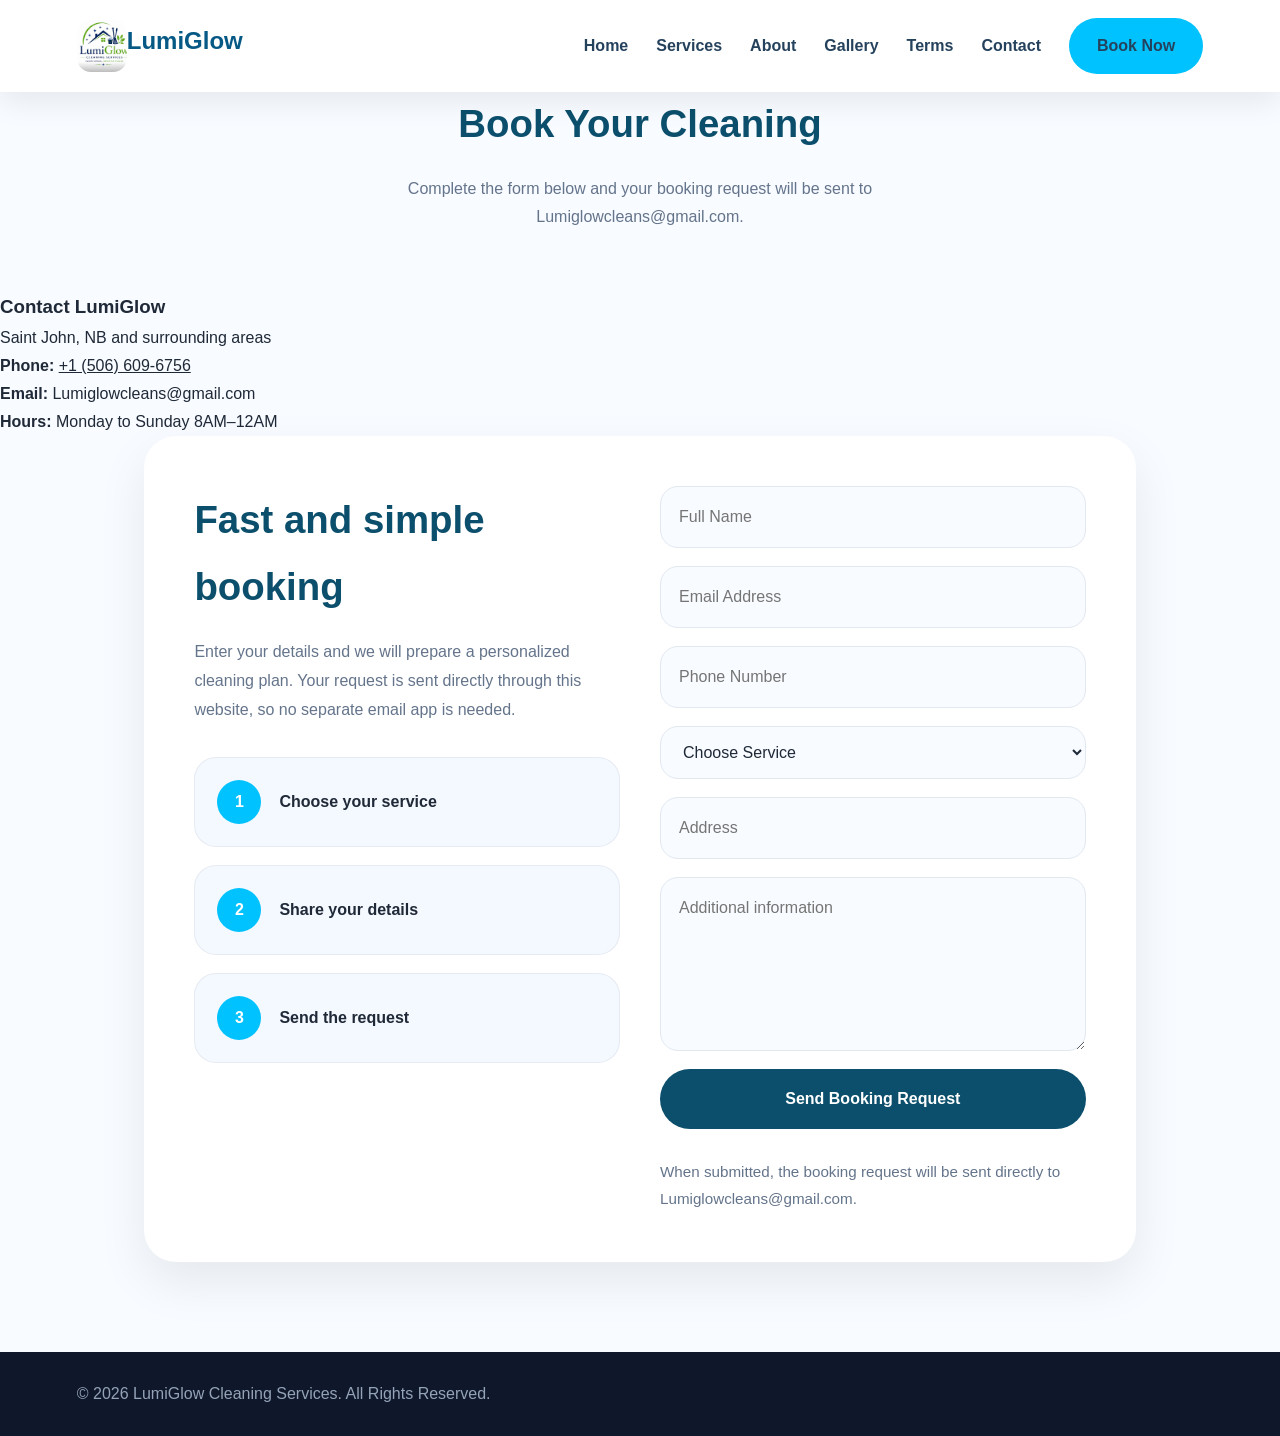
<file: booking.html>
<!DOCTYPE html>
<html lang="en">
<head>
    <meta charset="UTF-8">
    <meta name="viewport" content="width=device-width, initial-scale=1.0">
    <title>Book Cleaning | LumiGlow</title>
    <meta name="description" content="Book your LumiGlow cleaning service online in Saint John, NB and surroundings. Fast, professional residential and commercial cleaning with eco-friendly products.">
    <meta name="keywords" content="Saint John cleaning booking, book cleaning service Saint John, eco-friendly cleaning booking, residential cleaning booking, commercial cleaning booking">
    <meta name="robots" content="index, follow">
    <link rel="canonical" href="https://www.lumiglowservices.ca/booking.html">
    <meta property="og:title" content="Book Cleaning | LumiGlow">
    <meta property="og:description" content="Schedule residential or commercial cleaning in Saint John with LumiGlow. Simple online booking and eco-friendly service.">
    <meta property="og:type" content="website">
    <meta property="og:url" content="https://www.lumiglowservices.ca/booking.html">
    <meta property="og:image" content="https://www.lumiglowservices.ca/Images/heroback.webp">
    <meta name="twitter:card" content="summary_large_image">
    <meta name="twitter:title" content="Book Cleaning | LumiGlow">
    <meta name="twitter:description" content="Schedule residential or commercial cleaning in Saint John with LumiGlow. Simple online booking and eco-friendly service.">
    <meta name="twitter:image" content="https://www.lumiglowservices.ca/Images/heroback.webp">
    <link rel="stylesheet" href="style.css">
    <link rel="stylesheet" href="https://cdnjs.cloudflare.com/ajax/libs/font-awesome/6.5.2/css/all.min.css">
    <script type="application/ld+json">
    {
      "@context": "https://schema.org",
      "@type": "LocalBusiness",
      "name": "LumiGlow Cleaning Services",
      "description": "Saint John residential and commercial cleaning booking with eco-friendly products.",
      "url": "https://www.lumiglowservices.ca/booking.html",
      "telephone": "+1 (506) 609-6756",
      "email": "mailto:lumiglowcleans@gmail.com",
      "address": {
        "@type": "PostalAddress",
        "streetAddress": "Saint John area",
        "addressLocality": "Saint John",
        "addressRegion": "NB",
        "postalCode": "E2L",
        "addressCountry": "CA"
      },
      "openingHours": [
        "Mo-Su 08:00-00:00"
      ]
    }
    </script>
</head>
<body>
    <header>
        <nav class="navbar">
             <div class="Lumi">
            <a class="logo" href="#home"><img src="photo_2026-05-29_12-46-22.jpg" alt="LumiGlow Logo"></a>
            <p >LumiGlow</p></div>
            <ul class="nav-links" id="navLinks">
                <li><a href="index.html#home">Home</a></li>
                <li><a href="index.html#services">Services</a></li>
                <li><a href="index.html#about">About</a></li>
                <li><a href="index.html#gallery">Gallery</a></li>
                <li><a href="terms.html">Terms</a></li>
                <li><a href="index.html#contact">Contact</a></li>
                <li><a class="btn btn-nav" href="booking.html">Book Now</a></li>
            </ul>
            <button class="menu-btn" id="menuBtn"><i class="fa-solid fa-bars"></i></button>
        </nav>
    </header>

    <main>
        <section class="section-header">
            <h2>Book Your Cleaning</h2>
            <p class="section-subtitle">Complete the form below and your booking request will be sent to Lumiglowcleans@gmail.com.</p>
            <div id="formMessage" class="form-message" role="status" aria-live="polite"></div>
        </section>

        <section class="booking-contact">
            <div class="booking-contact-card">
                 <h3>Contact LumiGlow</h3>
                <p>Saint John, NB and surrounding areas</p>
                <p><strong>Phone:</strong> <a href="tel:+1 (506) 609-6756">+1 (506) 609-6756</a></p>
                <p><strong>Email:</strong> Lumiglowcleans@gmail.com</p>
                <p><strong>Hours:</strong> Monday to Sunday 8AM–12AM</p>
            </div>
        </section>

        <section class="booking-page">
            <div class="booking-layout">
                <div class="booking-info">
                    <h3>Fast and simple booking</h3>
                    <p>Enter your details and we will prepare a personalized cleaning plan. Your request is sent directly through this website, so no separate email app is needed.</p>
                    <div class="booking-steps">
                        <div class="step-card">
                            <span>1</span>
                            <h4>Choose your service</h4>
                        </div>
                        <div class="step-card">
                            <span>2</span>
                            <h4>Share your details</h4>
                        </div>
                        <div class="step-card">
                            <span>3</span>
                            <h4>Send the request</h4>
                        </div>
                    </div>
                </div>

                <form class="booking-form" action="https://formsubmit.co/lumiglowcleans@gmail.com" method="POST">
                    <input type="hidden" name="_subject" value="New Cleaning Booking Request">
                    <input type="hidden" name="_next" value="https://www.lumiglowservices.ca/booking.html?success=1">
                    <input type="hidden" name="_captcha" value="false">
                    <input type="text" name="name" placeholder="Full Name" required>
                    <input type="email" name="email" placeholder="Email Address" required>
                    <input type="tel" name="phone" placeholder="Phone Number" required>
                    <select name="service" required>
                        <option value="">Choose Service</option>
                        <option>Residential Cleaning</option>
                        <option>Commercial Cleaning</option>
                        <option>Move In / Move Out Cleaning</option>
                        <option>Deep Cleaning</option>
                    </select>
                    <input type="text" name="address" placeholder="Address" required>
                    <textarea name="message" rows="5" placeholder="Additional information"></textarea>
                    <button type="submit" class="btn btn-primary btn-large">Send Booking Request</button>
                    <p class="booking-note">When submitted, the booking request will be sent directly to Lumiglowcleans@gmail.com.</p>
                </form>
            </div>
        </section>
    </main>

    <footer class="footer">
        <div class="footer-content">
            <p>© 2026 LumiGlow Cleaning Services. All Rights Reserved.</p>
        </div>
    </footer>

    <script src="script.js"></script>
</body>
</html>
</file>
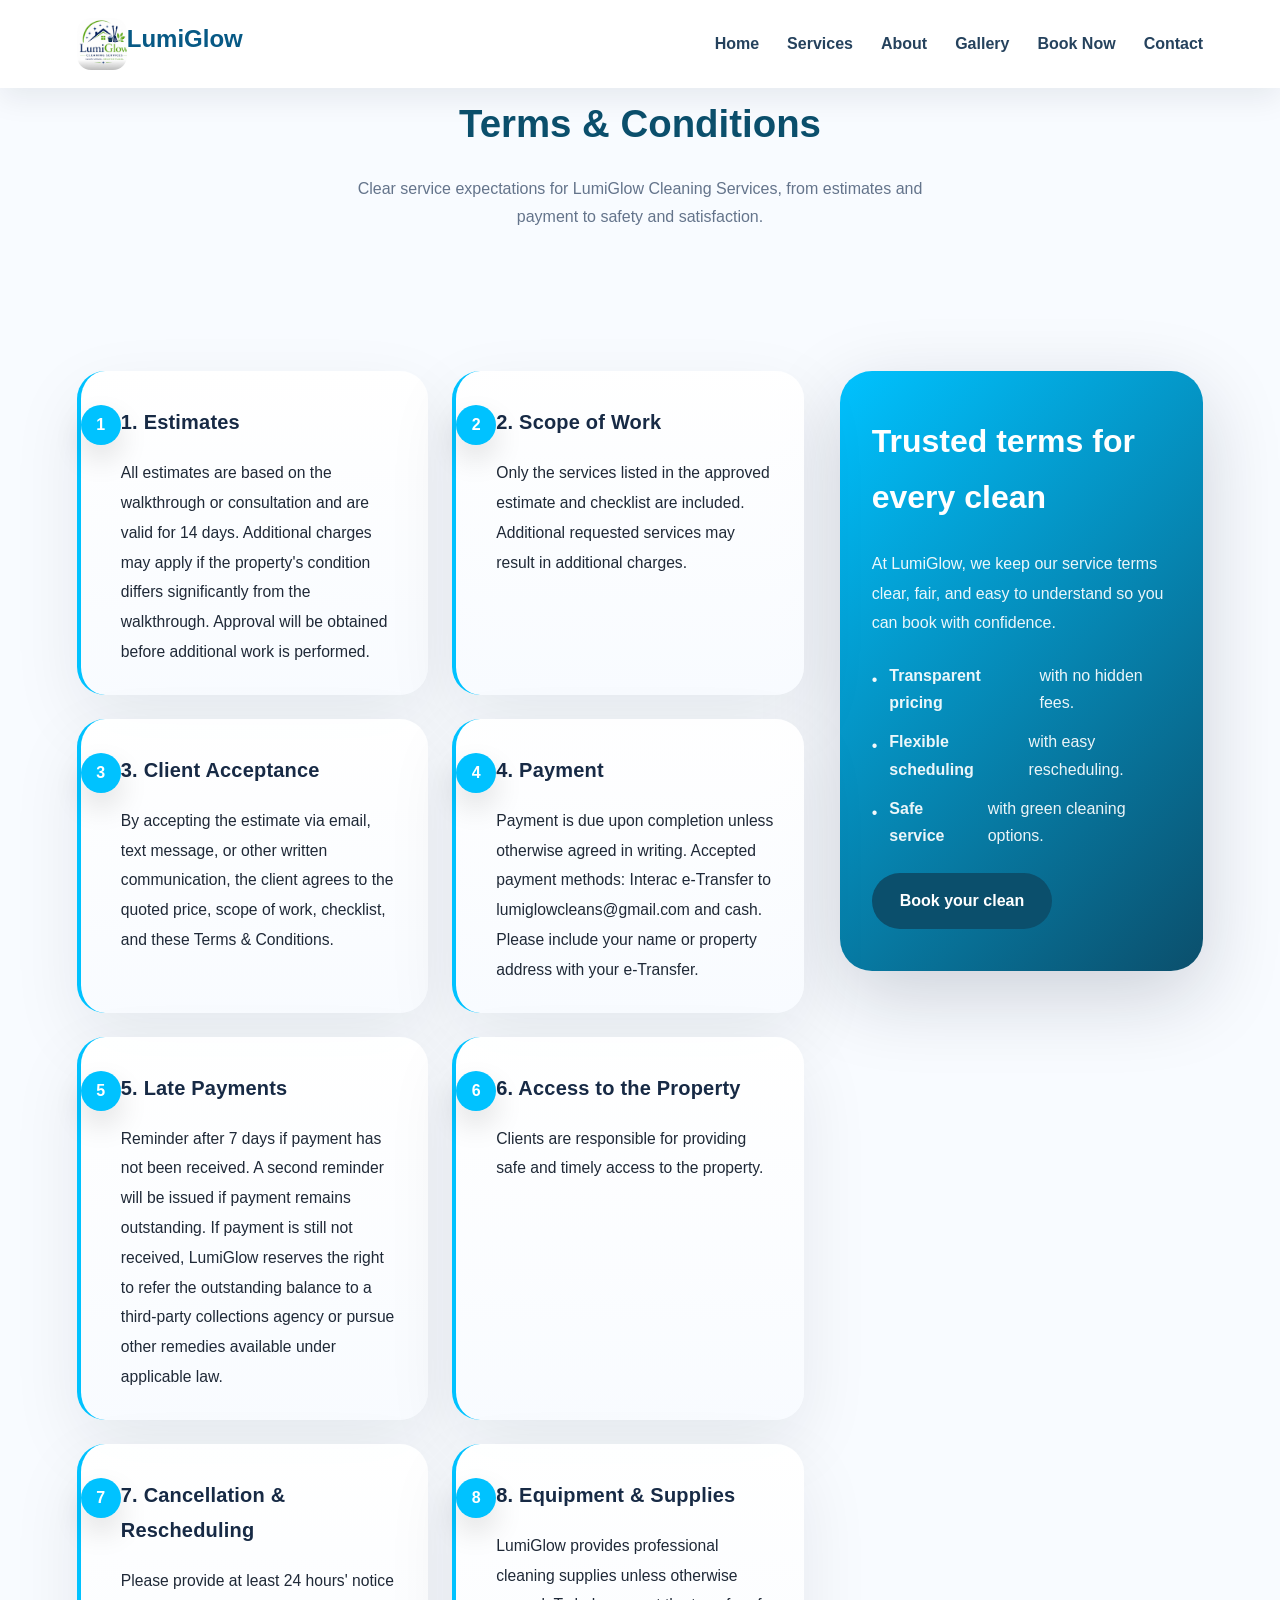
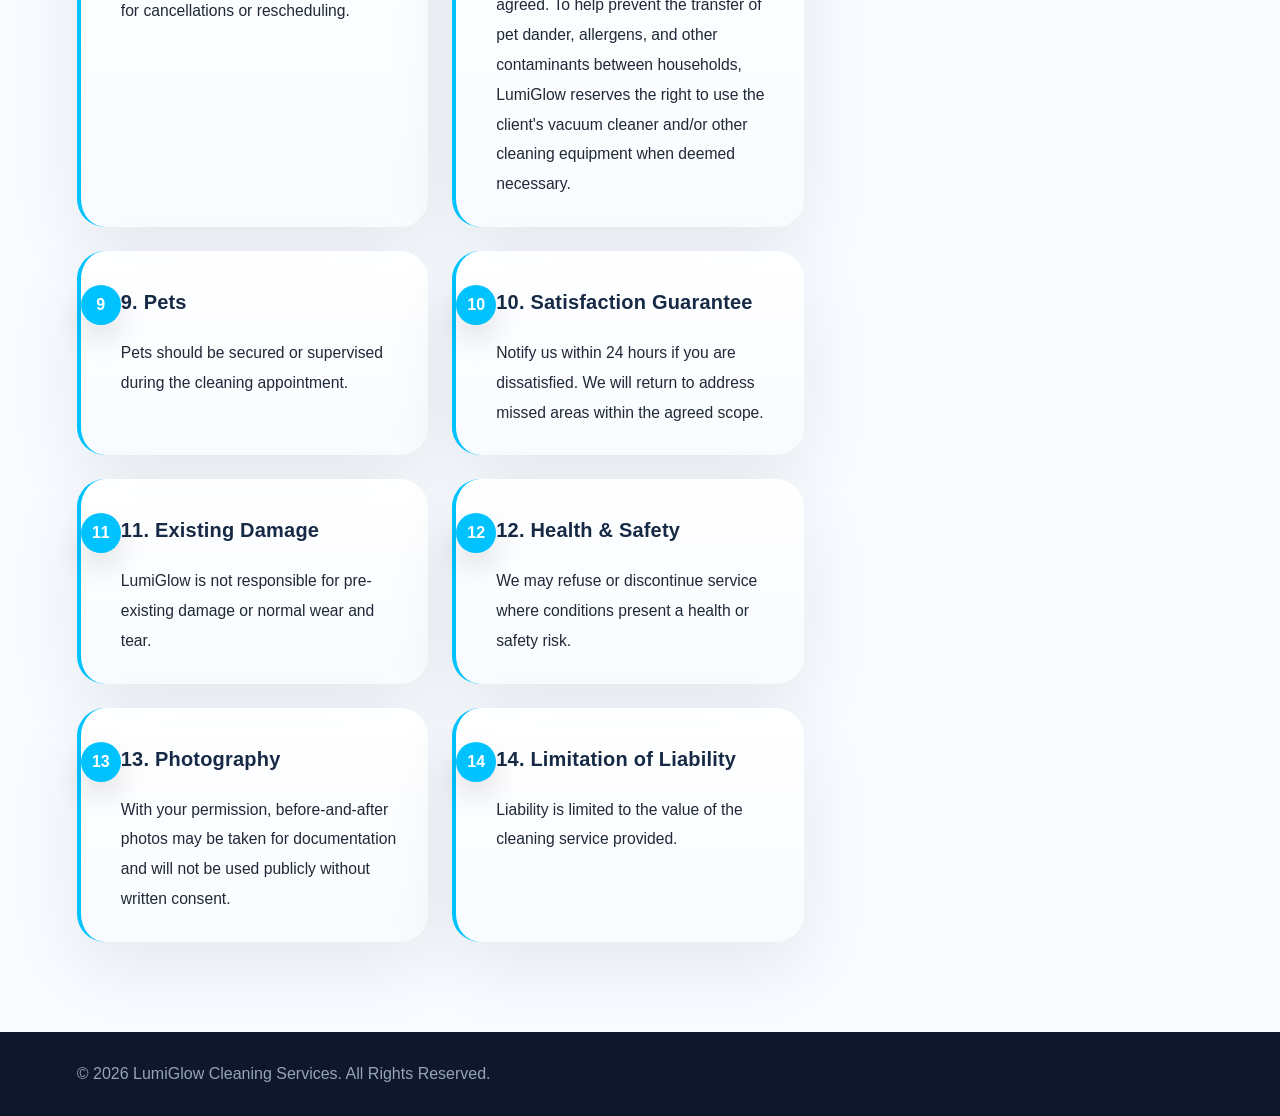
<file: terms.html>
<!DOCTYPE html>
<html lang="en">
<head>
    <meta charset="UTF-8">
    <meta name="viewport" content="width=device-width, initial-scale=1.0">
    <title>LumiGlow Cleaning Services | Terms & Conditions</title>
    <meta name="description" content="LumiGlow Cleaning Services Terms & Conditions for estimates, payment, cancellations, liability, and service expectations.">
    <meta name="keywords" content="LumiGlow terms, cleaning service terms, payment policy, cancellation policy, service agreement">
    <meta name="robots" content="index, follow">
    <link rel="stylesheet" href="style.css">
    <link rel="stylesheet" href="https://cdnjs.cloudflare.com/ajax/libs/font-awesome/6.5.2/css/all.min.css">
</head>
<body>
    <header>
        <nav class="navbar">
            <div class="Lumi">
                <a class="logo" href="index.html#home"><img src="photo_2026-05-29_12-46-22.jpg" alt="LumiGlow Logo"></a>
                <p>LumiGlow</p>
            </div>
            <ul class="nav-links" id="navLinks">
                <li><a href="index.html#home">Home</a></li>
                <li><a href="index.html#services">Services</a></li>
                <li><a href="index.html#about">About</a></li>
                <li><a href="index.html#gallery">Gallery</a></li>
                <li><a href="booking.html">Book Now</a></li>
                <li><a href="index.html#contact">Contact</a></li>
            </ul>
            <button class="menu-btn" id="menuBtn">
                <i class="fa-solid fa-bars menu-icon"></i>
                <i class="fa-solid fa-times close-icon"></i>
            </button>
        </nav>
    </header>

    <main>
        <section class="section-header terms-hero">
            <h2>Terms & Conditions</h2>
            <p class="section-subtitle">Clear service expectations for LumiGlow Cleaning Services, from estimates and payment to safety and satisfaction.</p>
        </section>

        <section class="terms-page">
            <div class="terms-grid">
                <article class="terms-card">
                    <h3>1. Estimates</h3>
                    <p>All estimates are based on the walkthrough or consultation and are valid for 14 days. Additional charges may apply if the property's condition differs significantly from the walkthrough. Approval will be obtained before additional work is performed.</p>
                </article>
                <article class="terms-card">
                    <h3>2. Scope of Work</h3>
                    <p>Only the services listed in the approved estimate and checklist are included. Additional requested services may result in additional charges.</p>
                </article>
                <article class="terms-card">
                    <h3>3. Client Acceptance</h3>
                    <p>By accepting the estimate via email, text message, or other written communication, the client agrees to the quoted price, scope of work, checklist, and these Terms & Conditions.</p>
                </article>
                <article class="terms-card">
                    <h3>4. Payment</h3>
                    <p>Payment is due upon completion unless otherwise agreed in writing. Accepted payment methods: Interac e-Transfer to lumiglowcleans@gmail.com and cash. Please include your name or property address with your e-Transfer.</p>
                </article>
                <article class="terms-card">
                    <h3>5. Late Payments</h3>
                    <p>Reminder after 7 days if payment has not been received. A second reminder will be issued if payment remains outstanding. If payment is still not received, LumiGlow reserves the right to refer the outstanding balance to a third-party collections agency or pursue other remedies available under applicable law.</p>
                </article>
                <article class="terms-card">
                    <h3>6. Access to the Property</h3>
                    <p>Clients are responsible for providing safe and timely access to the property.</p>
                </article>
                <article class="terms-card">
                    <h3>7. Cancellation & Rescheduling</h3>
                    <p>Please provide at least 24 hours' notice for cancellations or rescheduling.</p>
                </article>
                <article class="terms-card">
                    <h3>8. Equipment & Supplies</h3>
                    <p>LumiGlow provides professional cleaning supplies unless otherwise agreed. To help prevent the transfer of pet dander, allergens, and other contaminants between households, LumiGlow reserves the right to use the client's vacuum cleaner and/or other cleaning equipment when deemed necessary.</p>
                </article>
                <article class="terms-card">
                    <h3>9. Pets</h3>
                    <p>Pets should be secured or supervised during the cleaning appointment.</p>
                </article>
                <article class="terms-card">
                    <h3>10. Satisfaction Guarantee</h3>
                    <p>Notify us within 24 hours if you are dissatisfied. We will return to address missed areas within the agreed scope.</p>
                </article>
                <article class="terms-card">
                    <h3>11. Existing Damage</h3>
                    <p>LumiGlow is not responsible for pre-existing damage or normal wear and tear.</p>
                </article>
                <article class="terms-card">
                    <h3>12. Health & Safety</h3>
                    <p>We may refuse or discontinue service where conditions present a health or safety risk.</p>
                </article>
                <article class="terms-card">
                    <h3>13. Photography</h3>
                    <p>With your permission, before-and-after photos may be taken for documentation and will not be used publicly without written consent.</p>
                </article>
                <article class="terms-card">
                    <h3>14. Limitation of Liability</h3>
                    <p>Liability is limited to the value of the cleaning service provided.</p>
                </article>
            </div>
            <aside class="terms-callout">
                <h3>Trusted terms for every clean</h3>
                <p>At LumiGlow, we keep our service terms clear, fair, and easy to understand so you can book with confidence.</p>
                <ul class="terms-callout-list">
                    <li><strong>Transparent pricing</strong> with no hidden fees.</li>
                    <li><strong>Flexible scheduling</strong> with easy rescheduling.</li>
                    <li><strong>Safe service</strong> with green cleaning options.</li>
                </ul>
                <a href="booking.html" class="btn btn-primary">Book your clean</a>
            </aside>
        </section>
    </main>

    <footer class="footer">
        <div class="footer-content">
            <p>© 2026 LumiGlow Cleaning Services. All Rights Reserved.</p>
        </div>
    </footer>

    <script src="script.js"></script>
</body>
</html>
</file>
<file: style.css>
:root {
    --primary-color: #0b4f6c;
    --secondary-color: #00c2ff;
    --accent-color: #1f92c4;
    --dark-color: #172a45;
    --light-bg: #f8fbff;
    --white: #ffffff;
    --text-dark: #1f2937;
    --text-light: #64748b;
    --border-color: #e2e8f0;
}

* {
    margin: 0;
    padding: 0;
    box-sizing: border-box;
}

html {
    scroll-behavior: smooth;
    overflow-x: hidden;
}

body {
    font-family: 'Segoe UI', Tahoma, Geneva, Verdana, sans-serif;
    color: var(--text-dark);
    background: var(--light-bg);
    line-height: 1.75;
    overflow-x: hidden;
}

img {
    max-width: 100%;
    display: block;
}

a {
    color: inherit;
}

button,
input,
select,
textarea {
    font: inherit;
}

.btn {
    display: inline-flex;
    align-items: center;
    justify-content: center;
    padding: 14px 28px;
    border-radius: 999px;
    text-decoration: none;
    border: none;
    font-weight: 700;
    transition: transform 0.25s ease, box-shadow 0.25s ease, background-color 0.25s ease;
    cursor: pointer;
}

.btn-primary {
    background-color: var(--primary-color);
    color: white;
}

.btn-primary:hover {
    background-color: #093752;
    transform: translateY(-2px);
    box-shadow: 0 18px 40px rgba(9, 55, 92, 0.18);
}

.btn-secondary {
    background: transparent;
    color: var(--primary-color);
    border: 2px solid var(--primary-color);
}

.btn-secondary:hover {
    background: var(--primary-color);
    color: white;
}

.btn-large {
    padding: 16px 38px;
}

.btn-nav {
    background: var(--secondary-color);
    color: var(--dark-color);
}

header {
    position: fixed;
    inset: 0 0 auto 0;
    top: 0;
    width: 100%;
    z-index: 999;
    background: rgba(255, 255, 255, 0.96);
    backdrop-filter: blur(10px);
    box-shadow: 0 10px 30px rgba(15, 23, 42, 0.08);
}

.navbar {
    max-width: 1300px;
    margin: 0 auto;
    display: flex;
    align-items: center;
    justify-content: space-between;
    padding: 18px 6%;
}

.logo img {
    height: 52px;
    width: auto;
    border-radius: 14px;
}
.Lumi{display: flex;
    color: #075985;
    font-size: 1.5rem;
    font-weight: 700;
   
}
.nav-links {
    display: flex;
    align-items: center;
    gap: 28px;
}

.nav-links li {
    list-style: none;
}

.nav-links a {
    color: #25425d;
    font-weight: 750;
    transition: color 0.25s ease;
    text-decoration: none;

}

.nav-links a:hover {
    color: var(--secondary-color);
}

.menu-btn {
    display: none;
    background: none;
    border: none;
    color: var(--text-dark);
    font-size: 1.55rem;
    cursor: pointer;
    position: relative;
    width: 50px;
    height: 50px;
    align-items: center;
    justify-content: center;
    z-index: 1001;
}

.menu-btn .menu-icon {
    display: block;
    transition: opacity 0.3s ease;
    position: absolute;
}

.menu-btn .close-icon {
    display: none;
    transition: opacity 0.3s ease;
    position: absolute;
    color: white;
}

.menu-btn.active .menu-icon {
    display: none;
}

.menu-btn.active .close-icon {
    display: block;
}

main {
    overflow: visible;
    padding-top: 90px;
}

.hero {
    display: grid;
    grid-template-columns: 1.1fr 0.9fr;
    gap: 42px;
    padding: 100px 6% 80px;
    min-height: 88vh;
    align-items: center;
}

.hero-copy .eyebrow {
    display: inline-block;
    margin-bottom: 18px;
    color: var(--secondary-color);
    font-weight: 700;
    letter-spacing: 0.12em;
    text-transform: uppercase;
    font-size: 0.85rem;
}

.hero-copy h1 {
    font-size: clamp(2.8rem, 4vw, 4.2rem);
    line-height: 1.03;
    margin-bottom: 24px;
    color: var(--dark-color);
}

.hero-description {
    max-width: 560px;
    font-size: 1.05rem;
    color: var(--text-light);
    margin-bottom: 32px;
}

.hero-actions {
    display: flex;
    flex-wrap: wrap;
    gap: 14px;
}

.hero-media {
    width: 100%;
    height: 520px;
    overflow: hidden;
    border-radius: 32px;
    box-shadow: 0 30px 80px rgba(15, 23, 42, 0.16);
}

.hero-image {
    width: 100%;
    height: 100%;
    object-fit: cover;
    display: block;
    border-radius: 32px;
}

.carousel-section {
    padding: 80px 6%;
    background: #ffffff;
}

.carousel {
    position: relative;
    max-width: 1120px;
    margin: 0 auto;
}

.slides {
    display: none;
    border-radius: 28px;
    overflow: hidden;
}

.slides.active {
    display: block;
}

.slides img {
    width: 100%;
    height: 520px;
    object-fit: cover;
    border-radius: 28px;
}
.slides.active img {
    animation: fadeIn 1s ease;
    object-fit: cover;
}

.prev,
.next {
    position: absolute;
    top: 50%;
    transform: translateY(-50%);
    background: rgba(255, 255, 255, 0.85);
    color: var(--primary-color);
    border: none;
    padding: 18px 16px;
    border-radius: 999px;
    cursor: pointer;
    font-size: 1.1rem;
    box-shadow: 0 12px 25px rgba(15, 23, 42, 0.12);
}

.prev {
    left: 18px;
}

.next {
    right: 18px;
}

.review-form-card {
    max-width: 720px;
    margin: 0 auto 40px;
    background: #f4f8ff;
    padding: 30px;
    border-radius: 28px;
    box-shadow: 0 18px 45px rgba(15, 23, 42, 0.07);
}

.review-form {
    display: grid;
    gap: 18px;
}

.review-form input,
.review-form textarea {
    width: 100%;
    padding: 16px 18px;
    border-radius: 18px;
    border: 1px solid var(--border-color);
    background: white;
    color: var(--text-dark);
}

.review-form textarea {
    min-height: 140px;
}

.review-form button {
    width: max-content;
}

.features {
    display: grid;
    grid-template-columns: repeat(3, minmax(0, 1fr));
    gap: 24px;
    padding: 48px 6px;
    background: white;
    margin: 0 6%;
    border-radius: 32px;
    box-shadow: 0 20px 60px rgba(15, 23, 42, 0.05);
    transform: translateY(-40px);
}

.feature-card {
    padding: 36px 26px;
    border-radius: 28px;
    border: 1px solid rgba(15, 23, 42, 0.06);
    background: #f8fbff;
    text-align: center;
}

.feature-card i {
    font-size: 2.3rem;
    color: var(--secondary-color);
    margin-bottom: 20px;
}

.feature-card h3 {
    margin-bottom: 16px;
    color: var(--primary-color);
}

.feature-card p {
    color: var(--text-light);
    line-height: 1.8;
}

.section-header {
    text-align: center;
    margin-bottom: 60px;
}

.section-header h2 {
    font-size: clamp(2rem, 3vw, 3rem);
    color: var(--primary-color);
    margin-bottom: 18px;
}

.section-subtitle {
    color: var(--text-light);
    max-width: 620px;
    margin: 0 auto;
}

.services-section,
.about,
.why-us,
.reviews,
.contact {
    padding: 90px 6%;
}

.services-grid {
    display: grid;
    grid-template-columns: repeat(3, minmax(0, 1fr));
    gap: 26px;
}

.service-card {
    background: white;
    border-radius: 30px;
    overflow: hidden;
    box-shadow: 0 20px 55px rgba(15, 23, 42, 0.08);
    transition: transform 0.3s ease, box-shadow 0.3s ease;
    border: 1px solid rgba(15, 23, 42, 0.04);
}

.commercial-card {
    background: linear-gradient(180deg, #ffffff 0%, #f5f9ff 100%);
    border: 1px solid rgba(38, 92, 199, 0.14);
    box-shadow: 0 24px 65px rgba(38, 92, 199, 0.12);
}

.service-card:hover {
    transform: translateY(-10px);
}

.service-card img {
    height: 240px;
    width: 100%;
    object-fit: cover;
}

.service-card h3 {
    margin: 24px 24px 12px;
    color: var(--primary-color);
}

.service-card p {
    margin: 0 24px 24px;
    color: var(--text-light);
    line-height: 1.8;
}

.service-card ul {
    list-style: none;
    padding: 0 24px 24px 24px;
    margin: 0;
}

.service-card li {
    padding: 12px 0;
    border-bottom: 1px solid rgba(15, 23, 42, 0.08);
    transition: all 0.3s ease;
}

.service-card li:last-child {
    border-bottom: none;
}

.service-card li a {
    display: flex;
    align-items: center;
    color: var(--text-light);
    text-decoration: none;
    transition: all 0.3s ease;
}

.service-card li a::before {
    content: "✓";
    display: inline-flex;
    align-items: center;
    justify-content: center;
    width: 20px;
    height: 20px;
    margin-right: 12px;
    background: rgba(0, 194, 255, 0.15);
    border-radius: 50%;
    color: var(--secondary-color);
    font-size: 0.9rem;
    font-weight: bold;
    transition: all 0.3s ease;
}

.service-card li:hover a {
    color: var(--primary-color);
    padding-left: 8px;
    transform: translateX(4px);
}

.service-card li:hover a::before {
    background: var(--secondary-color);
    color: white;
    transform: scale(1.1);
}

.terms-page {
    padding: 80px 6% 90px;
    display: grid;
    grid-template-columns: 1.7fr 0.85fr;
    gap: 36px;
    align-items: start;
}

.terms-grid {
    display: grid;
    grid-template-columns: repeat(2, minmax(0, 1fr));
    gap: 24px;
    counter-reset: term-counter;
    margin-bottom: 0;
}

.terms-card {
    position: relative;
    background: linear-gradient(180deg, rgba(255,255,255,.96), rgba(248,251,255,.96));
    border-left: 4px solid var(--secondary-color);
    border-radius: 28px;
    padding: 34px 28px 28px 40px;
    box-shadow: 0 25px 70px rgba(15, 23, 42, 0.08);
}

.terms-card::before {
    content: counter(term-counter);
    counter-increment: term-counter;
    position: absolute;
    left: 0;
    top: 34px;
    width: 40px;
    height: 40px;
    border-radius: 50%;
    display: grid;
    place-items: center;
    background: var(--secondary-color);
    color: var(--white);
    font-weight: 700;
    box-shadow: 0 14px 30px rgba(0, 0, 0, 0.12);
}

.terms-card h3 {
    margin-bottom: 18px;
    color: var(--dark-color);
    font-size: 1.25rem;
    letter-spacing: 0.01em;
}

.terms-card p {
    color: var(--text-dark);
    line-height: 1.9;
    font-size: 0.98rem;
}

.terms-card:hover {
    transform: translateY(-4px);
}

.terms-card {
    transition: transform 0.25s ease, box-shadow 0.25s ease;
}

.terms-callout {
    background: linear-gradient(135deg, #00c2ff, #0b4f6c);
    color: white;
    border-radius: 32px;
    padding: 42px 32px;
    display: flex;
    flex-direction: column;
    justify-content: center;
    gap: 24px;
    box-shadow: 0 25px 80px rgba(15, 23, 42, 0.18);
}

.terms-callout h3 {
    margin-bottom: 0;
    font-size: clamp(2rem, 2.4vw, 2.6rem);
}

.terms-callout p {
    margin: 0;
    color: rgba(255, 255, 255, 0.92);
    line-height: 1.85;
}

.terms-callout-list {
    list-style: none;
    padding: 0;
    margin: 0;
    display: grid;
    gap: 12px;
}

.terms-callout-list li {
    display: flex;
    align-items: flex-start;
    gap: 12px;
    color: rgba(255, 255, 255, 0.92);
    font-size: 1rem;
    line-height: 1.7;
}

.terms-callout-list li::before {
    content: '•';
    color: rgba(255, 255, 255, 0.95);
    margin-top: 4px;
}

.terms-callout .btn {
    width: fit-content;
}

.gallery-section {
    padding: 90px 6%;
    background: linear-gradient(180deg, #f8fbff 0%, #eef7ff 100%);
}

.gallery-section .section-header {
    max-width: 820px;
    margin: 0 auto 48px;
    text-align: center;
}

.gallery-section .section-header h2 {
    margin-bottom: 18px;
}

.media-grid {
    display: grid;
    grid-template-columns: repeat(auto-fit, minmax(280px, 1fr));
    gap: 24px;
    align-items: stretch;
}

.gallery-card {
    background: rgba(255, 255, 255, 0.95);
    border-radius: 32px;
    overflow: hidden;
    border: 1px solid rgba(59, 130, 246, 0.14);
    display: flex;
    flex-direction: column;
    transition: transform 0.35s ease, box-shadow 0.35s ease, border-color 0.35s ease;
    position: relative;
}

.gallery-card::before {
    content: '';
    position: absolute;
    inset: 0;
    background: radial-gradient(circle at top left, rgba(0, 194, 255, 0.18), transparent 42%);
    pointer-events: none;
}

.gallery-card:hover {
    transform: translateY(-10px);
    box-shadow: 0 32px 70px rgba(15, 23, 42, 0.16);
    border-color: rgba(59, 130, 246, 0.25);
}

.gallery-card img,
.gallery-card video {
    width: 100%;
    min-height: 280px;
    object-fit: cover;
    aspect-ratio: 4 / 3;
    background: #111;
}

.gallery-card video {
    background: #000;
}

.gallery-card-copy {
    padding: 28px 30px 32px;
    position: relative;
    z-index: 1;
}

.gallery-card-copy h3 {
    margin-bottom: 12px;
    color: var(--dark-color);
    font-size: 1.3rem;
}

.gallery-card-copy p {
    color: var(--text-light);
    line-height: 1.85;
}

.gallery-card-badge {
    position: absolute;
    top: 22px;
    left: 22px;
    background: rgba(11, 79, 108, 0.96);
    color: white;
    border-radius: 999px;
    padding: 8px 14px;
    font-size: 0.85rem;
    font-weight: 700;
    z-index: 2;
    display: inline-flex;
    align-items: center;
    gap: 8px;
}

.gallery-empty {
    grid-column: 1 / -1;
    text-align: center;
    color: var(--text-light);
    padding: 48px 24px;
    background: white;
    border-radius: 28px;
    box-shadow: 0 18px 45px rgba(15, 23, 42, 0.08);
}

.gallery-overlay {
    position: fixed;
    inset: 0;
    background: rgba(10, 25, 47, 0.78);
    display: none;
    justify-content: center;
    align-items: center;
    padding: 16px;
    z-index: 10000;
    overflow-y: auto;
}

.gallery-overlay.active {
    display: flex;
}

.gallery-overlay-panel {
    width: min(900px, 100%);
    max-height: 92vh;
    overflow: hidden;
    background: rgba(255, 255, 255, 0.98);
    border-radius: 32px;
    box-shadow: 0 40px 120px rgba(15, 23, 42, 0.24);
    position: relative;
    display: grid;
    grid-template-columns: 1fr;
}

.overlay-close {
    position: absolute;
    top: 18px;
    right: 18px;
    width: 46px;
    height: 46px;
    border: none;
    border-radius: 50%;
    background: rgba(15, 23, 42, 0.92);
    color: white;
    font-size: 1.8rem;
    cursor: pointer;
    display: inline-flex;
    align-items: center;
    justify-content: center;
    z-index: 2;
}

.gallery-overlay-media {
    width: 100%;
    max-height: 70vh;
    background: #000;
    display: grid;
    place-items: center;
    overflow: hidden;
}

.gallery-overlay-media img,
.gallery-overlay-media video {
    width: 100%;
    max-height: 70vh;
    object-fit: contain;
}

.gallery-overlay-copy {
    padding: 32px 34px 40px;
}

.gallery-overlay-copy h3 {
    margin-bottom: 16px;
    color: var(--dark-color);
    font-size: clamp(1.8rem, 2.2vw, 2.4rem);
}

.gallery-overlay-copy p {
    color: var(--text-light);
    line-height: 1.85;
    margin-bottom: 24px;
}

.overlay-download {
    margin-top: 8px;
}

.about {
    display: grid;
    grid-template-columns: 1fr 1fr;
    gap: 40px;
    align-items: center;
    background: #f8fbff;
    border-radius: 32px;
}

.about-copy .eyebrow {
    display: inline-block;
    margin-bottom: 18px;
    color: var(--secondary-color);
    font-weight: 700;
    letter-spacing: 0.12em;
    text-transform: uppercase;
    font-size: 0.85rem;
}

.about-copy h2 {
    font-size: clamp(2.4rem, 3vw, 3.5rem);
    margin-bottom: 24px;
    line-height: 1.07;
}

.about-copy p {
    max-width: 620px;
    color: var(--text-light);
    margin-bottom: 28px;
    line-height: 1.8;
}

.about-list {
    list-style: none;
    margin-bottom: 30px;
}

.about-list li {
    margin-bottom: 14px;
    font-size: 1rem;
    color: var(--text-light);
}

.about-list li strong {
    color: var(--dark-color);
}

.about-image img {
    width: 100%;
    border-radius: 32px;
    box-shadow: 0 20px 60px rgba(15, 23, 42, 0.14);
    transition: opacity 0.5s ease;
}

.why-grid {
    display: grid;
    grid-template-columns: repeat(4, minmax(0, 1fr));
    gap: 24px;
}

.why-box {
    background: white;
    border-radius: 28px;
    padding: 32px;
    text-align: center;
    box-shadow: 0 18px 45px rgba(15, 23, 42, 0.07);
}

.why-box i {
    font-size: 2.2rem;
    color: var(--primary-color);
    margin-bottom: 18px;
}

.why-box h3 {
    margin-bottom: 14px;
}

.why-box p {
    color: var(--text-light);
    line-height: 1.8;
}

.reviews {
    background: #f8fbff;
}

.reviews-slider {
    overflow: hidden;
    width: 100%;
}

.review-count {
    display: inline-block;
    margin-top: 12px;
    color: var(--text-dark);
    font-weight: 700;
}

.review-track {
    display: flex;
    gap: 24px;
    width: max-content;
    animation: scrollReviews 57s linear infinite;
}

.review-count {
    display: inline-block;
    margin-top: 12px;
    color: var(--text-light);
    font-weight: 700;
}

.reviews-slider {
    overflow: hidden;
    width: 100%;
}

.review-card {
    min-width: 320px;
    max-width: 340px;
    background: white;
    padding: 34px;
    border-radius: 28px;
    box-shadow: 0 22px 50px rgba(15, 23, 42, 0.08);
}

.review-card p {
    margin-bottom: 24px;
    color: var(--text-light);
    line-height: 1.8;
}

.review-card h4 {
    color: var(--primary-color);
}

.contact-grid {
    display: grid;
    grid-template-columns: repeat(4, minmax(0, 1fr));
    gap: 24px;
}

.contact-form-card {
    max-width: 760px;
    margin: 42px auto 0;
    background: white;
    border-radius: 32px;
    padding: 32px;
    box-shadow: 0 24px 70px rgba(15, 23, 42, 0.08);
}

.contact-form {
    display: grid;
    grid-template-columns: repeat(2, minmax(0, 1fr));
    gap: 18px;
}

.field-group {
    display: grid;
    gap: 10px;
}

.field-group label {
    font-weight: 700;
    color: var(--primary-color);
}

.field-group.full-width {
    grid-column: 1 / -1;
}

.contact-form input,
.contact-form textarea {
    width: 100%;
    padding: 16px 18px;
    border-radius: 18px;
    border: 1px solid var(--border-color);
    background: #f8fbff;
    color: var(--text-dark);
    font: inherit;
}

.contact-form textarea {
    min-height: 160px;
    resize: vertical;
}

.contact-form input:focus,
.contact-form textarea:focus {
    outline: none;
    border-color: var(--secondary-color);
    box-shadow: 0 0 0 4px rgba(0, 194, 255, 0.12);
}

.booking-page {
    padding: 0 6% 90px;
}

.booking-layout {
    display: grid;
    grid-template-columns: 1fr 1fr;
    gap: 40px;
    align-items: start;
    background: white;
    padding: 50px;
    border-radius: 32px;
    box-shadow: 0 20px 50px rgba(15, 23, 42, 0.08);
    margin: 0 6%;
}
 
.booking-info h3 {
    font-size: 2.4rem;
    color: var(--primary-color);
    margin-bottom: 18px;
}

.booking-info p {
    color: var(--text-light);
    line-height: 1.8;
    margin-bottom: 32px;
}

.booking-steps {
    display: grid;
    gap: 18px;
}

.step-card {
    display: flex;
    align-items: center;
    gap: 18px;
    padding: 22px 22px;
    border-radius: 22px;
    background: #f4f8ff;
    border: 1px solid rgba(15, 23, 42, 0.06);
}

.step-card span {
    display: inline-flex;
    align-items: center;
    justify-content: center;
    width: 44px;
    height: 44px;
    border-radius: 50%;
    background: var(--secondary-color);
    color: white;
    font-weight: 700;
}

.booking-form {
    display: grid;
    gap: 18px;
}

.booking-form input,
.booking-form select,
.booking-form textarea {
    width: 100%;
    padding: 16px 18px;
    border-radius: 18px;
    border: 1px solid var(--border-color);
    background: #f8fbff;
    color: var(--text-dark);
}

.booking-form textarea {
    min-height: 160px;
}

.booking-form input:focus,
.booking-form select:focus,
.booking-form textarea:focus {
    outline: none;
    border-color: var(--secondary-color);
    box-shadow: 0 0 0 4px rgba(0, 194, 255, 0.12);
}

.booking-note {
    color: var(--text-light);
    font-size: 0.95rem;
    margin-top: 12px;
}

.form-message {
    margin-top: 20px;
    padding: 18px 20px;
    border-radius: 20px;
    background: #e6f7ff;
    color: #075985;
    border: 1px solid #7dd3fc;
    display: none;
}

.contact-box {
    background: #f4f8ff;
    border-radius: 28px;
    padding: 32px;
    text-align: center;
    box-shadow: 0 18px 45px rgba(15, 23, 42, 0.07);
}

.contact-box i {
    font-size: 2rem;
    color: var(--primary-color);
    margin-bottom: 16px;
}

.contact-box h3 {
    margin-bottom: 12px;
}

.contact-box p {
    color: var(--text-light);
    line-height: 1.8;
}

.contact-action {
    text-align: center;
    margin-top: 42px;
}

.footer {
    background: #0f172a;
    color: #cbd5e1;
    padding: 28px 6%;
}

.footer-content {
    max-width: 1200px;
    margin: 0 auto;
}

.footer-content p {
    color: #94a3b8;
}

.plain-link {
    color: var(--primary-color);
    text-decoration: none;
}

.plain-link:hover {
    text-decoration: underline;
}

@keyframes scrollReviews {
    from { transform: translateX(0); }
    to { transform: translateX(-55%); }
    
}

@media (max-width: 1080px) {
    .hero,
    .about,
    .features,
    .services-grid,
    .why-grid,
    .contact-grid,
    .booking-layout,
    .terms-page,
    .terms-grid,
    .media-grid {
        grid-template-columns: 1fr;
    }

    .hero {
        padding: 80px 5% 60px;
    }

    .features {
        margin: 0;
        transform: none;
        padding: 40px 0 20px;
        border-radius: 0;
        box-shadow: none;
    }

    .booking-page {
        padding: 0 5% 60px;
    }

    .booking-layout {
        padding: 40px 32px;
        margin: 0 auto;
    }
}

@media (max-width: 768px) {
    .contact-form-card {
        padding: 22px 18px;
    }

    .contact-form {
        grid-template-columns: 1fr;
    }

    .navbar {
        padding: 16px 5%;
    }

    .nav-links {
        position: fixed;
        top: 0;
        right: 0;
        width: 75%;
        height: 100vh;
        background: var(--primary-color);
        flex-direction: column;
        padding: 120px 24px 24px;
        gap: 24px;
        transform: translateX(100%);
        transition: transform 0.4s ease;
        overflow-y: auto;
        z-index: 1000;
    }

    .nav-links.active {
        transform: translateX(0);
    }

    .nav-links a {
        color: white;
        font-size: 1.1rem;
        word-break: break-word;
    }

    .menu-btn {
        display: block;
    }

    .menu-btn .close-icon {
        color: var(--text-dark);
    }

    .hero {
        padding-top: 100px;
    }

    .reviews-slider {
        overflow: visible;
        padding-bottom: 12px;
    }

    .review-track {
        flex-wrap: wrap;
        width: 100%;
        animation: none;
        justify-content: center;
        gap: 20px;
    }

    .review-card {
        min-width: auto;
        max-width: 100%;
        width: min(100%, 440px);
    }
}

@media (max-width: 600px) {
    .hero-copy h1 {
        font-size: 2.3rem;
    }

    .hero-actions {
        flex-direction: column;
        align-items: stretch;
    }

    .gallery-overlay-panel {
        width: 100%;
        max-height: none;
        border-radius: 24px;
    }

    .gallery-overlay-media img,
    .gallery-overlay-media video {
        max-height: 55vh;
    }

    .booking-page {
        padding: 0 4% 60px;
        overflow-x: hidden;
    }

    .booking-layout {
        padding: 24px 16px;
        margin: 0 auto;
        width: 100%;
        gap: 24px;
    }

    .booking-info h3 {
        font-size: clamp(1.65rem, 8vw, 2rem);
    }

    .booking-info,
    .booking-form {
        min-width: 0;
    }

    .booking-info p {
        margin-bottom: 22px;
    }

    .booking-form {
        gap: 14px;
    }

    .booking-form input,
    .booking-form select,
    .booking-form textarea {
        min-width: 0;
        padding: 14px;
        border-radius: 14px;
        font-size: 16px;
    }

    .booking-form textarea {
        min-height: 120px;
    }

    .booking-note {
        line-height: 1.55;
    }

    .booking-form button {
        width: 100%;
    }

    .step-card {
        padding: 18px 16px;
    }

    .btn-large {
        width: 100%;
    }

    .feature-card,
    .service-card,
    .why-box,
    .contact-box,
    .review-card,
    .terms-callout {
        border-radius: 24px;
    }
}
</file>
